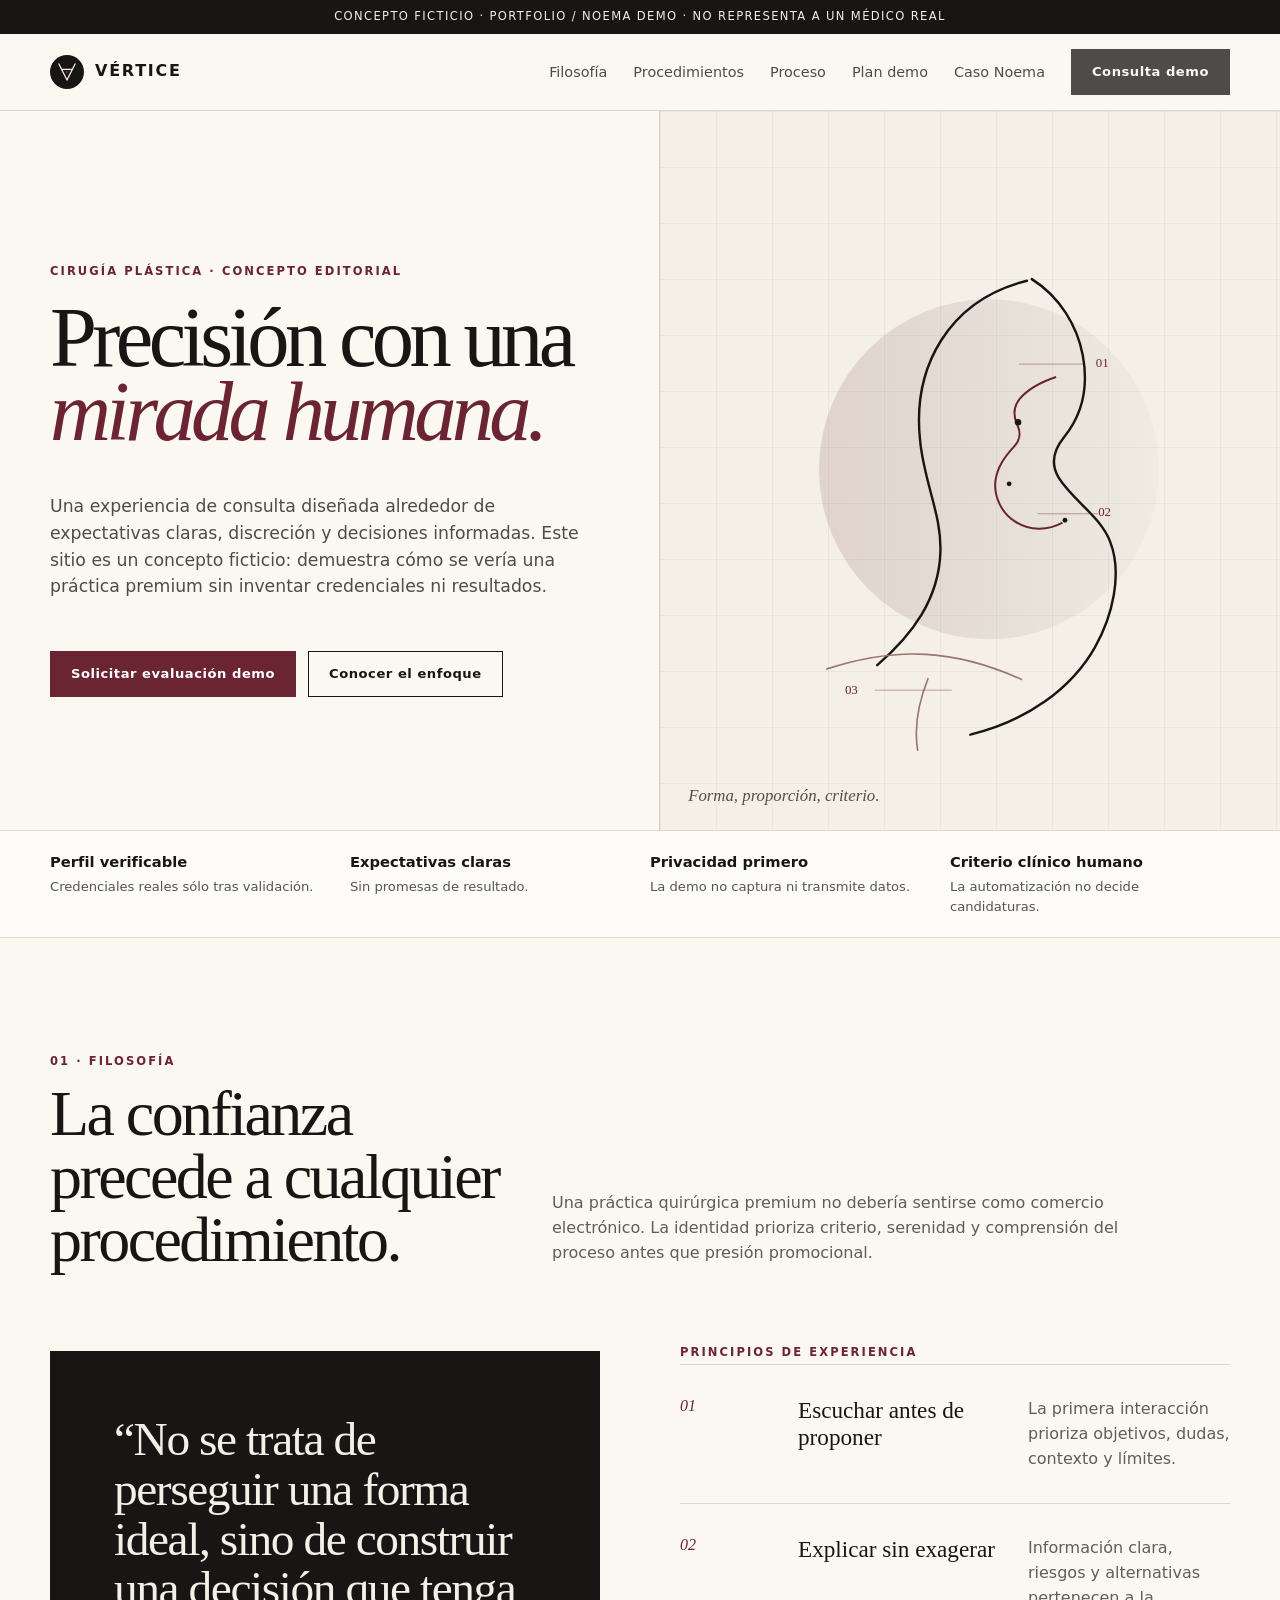
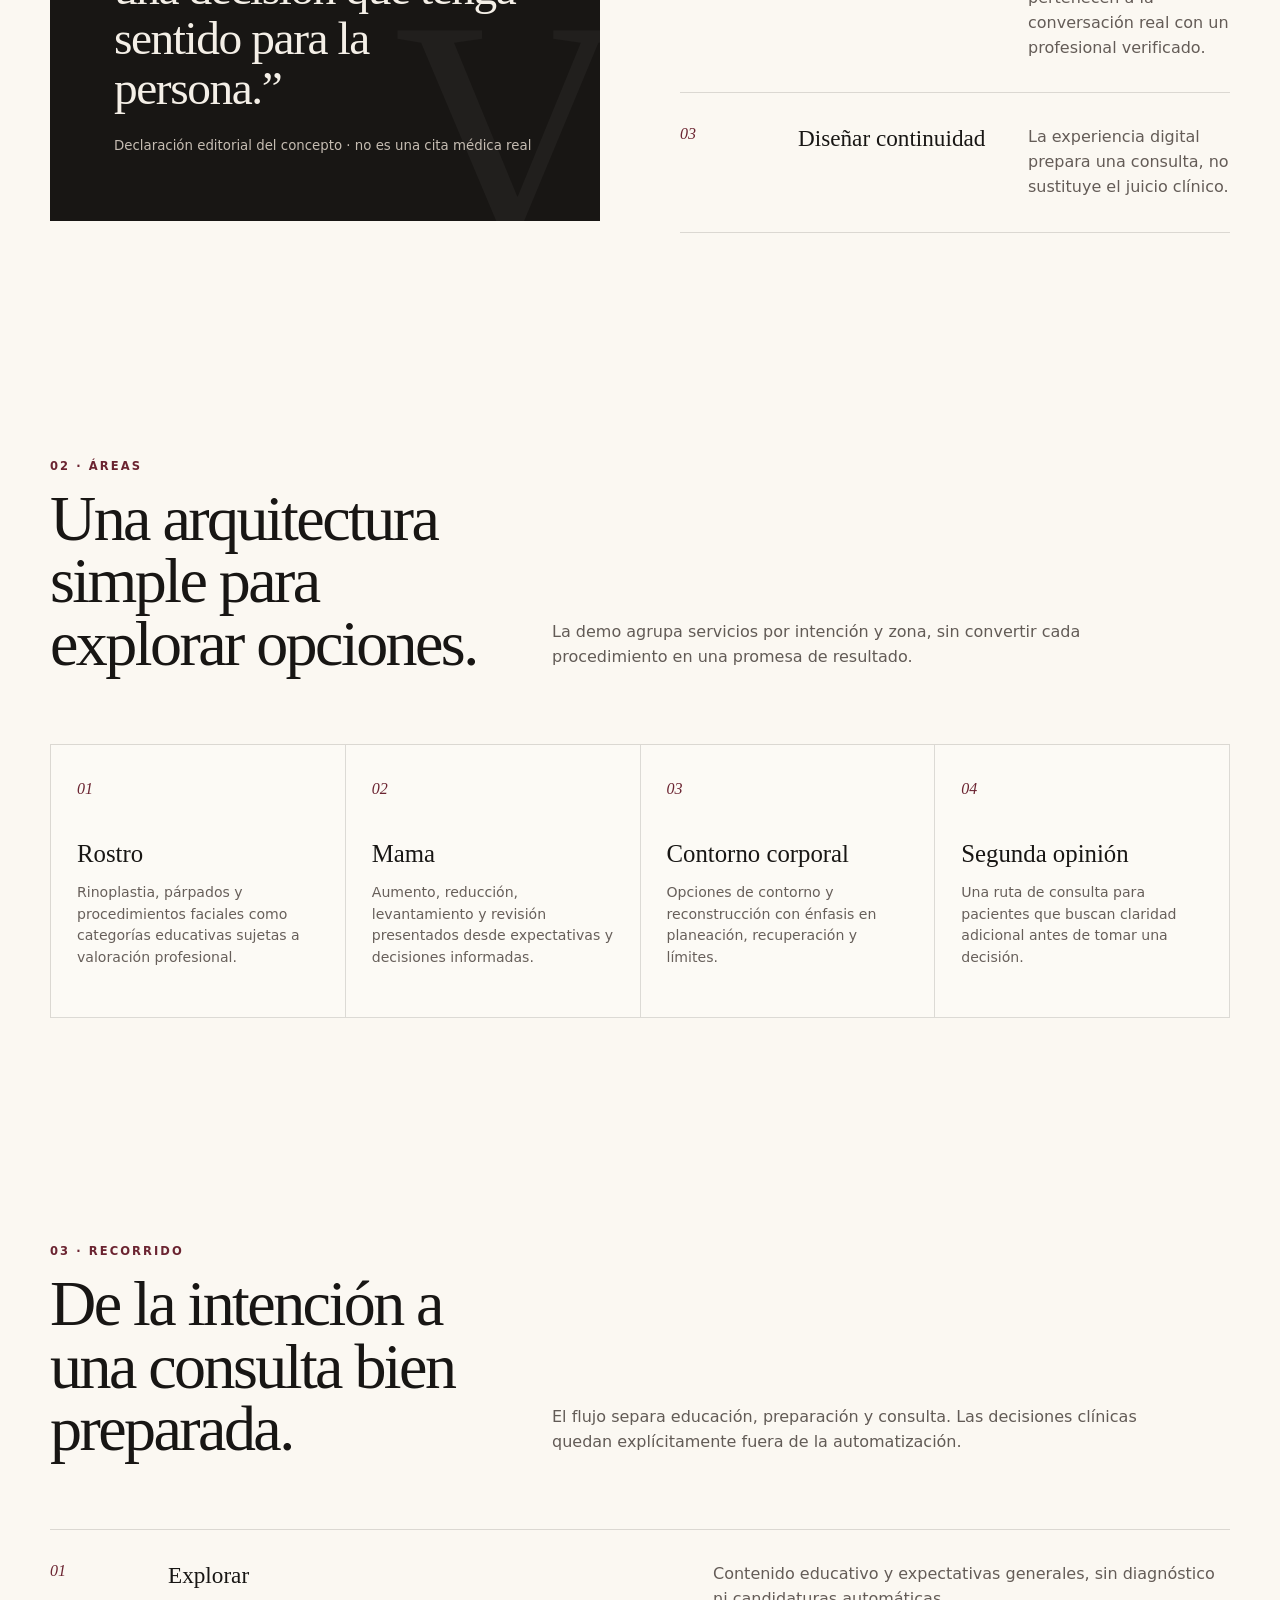
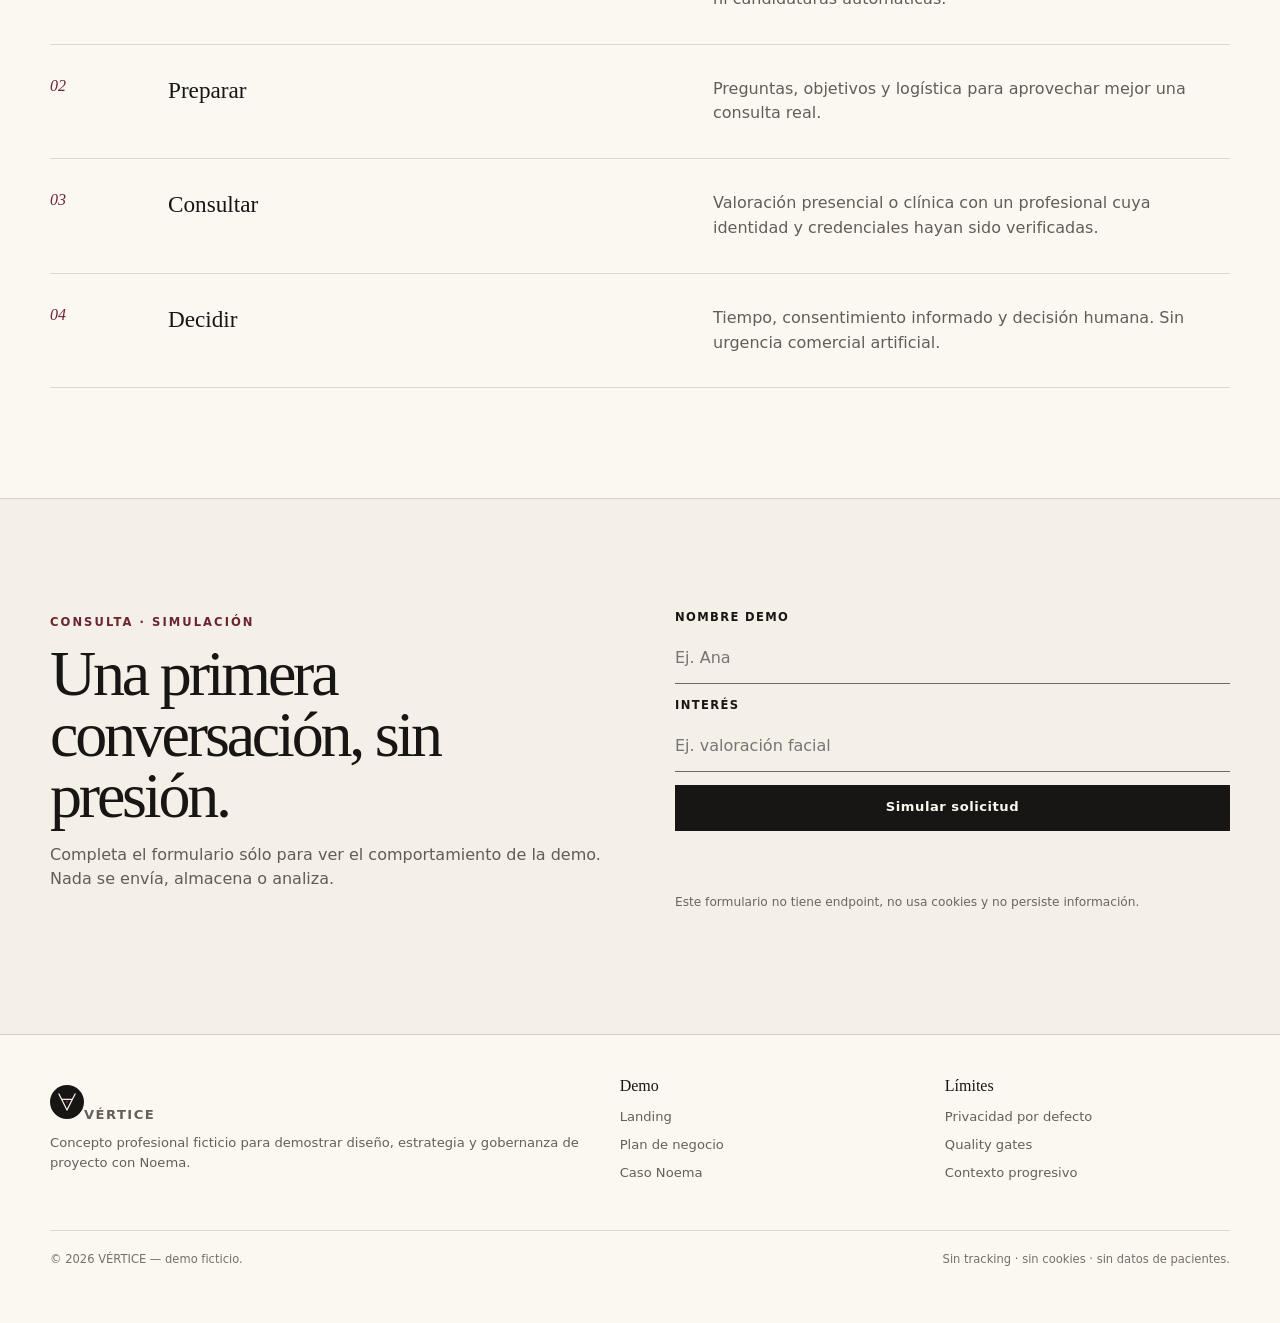
<file: index.html>
<!doctype html>
<html lang="es">
<head>
  <meta charset="utf-8">
  <meta name="viewport" content="width=device-width, initial-scale=1">
  <title>VÉRTICE — Demo Noema</title>
  <meta http-equiv="refresh" content="0; url=./site/index.html">
  <link rel="canonical" href="./site/index.html">
  <script>location.replace('./site/index.html');</script>
</head>
<body>
  <p>Abriendo la demo profesional… <a href="./site/index.html">Continuar</a></p>
</body>
</html>
</file>
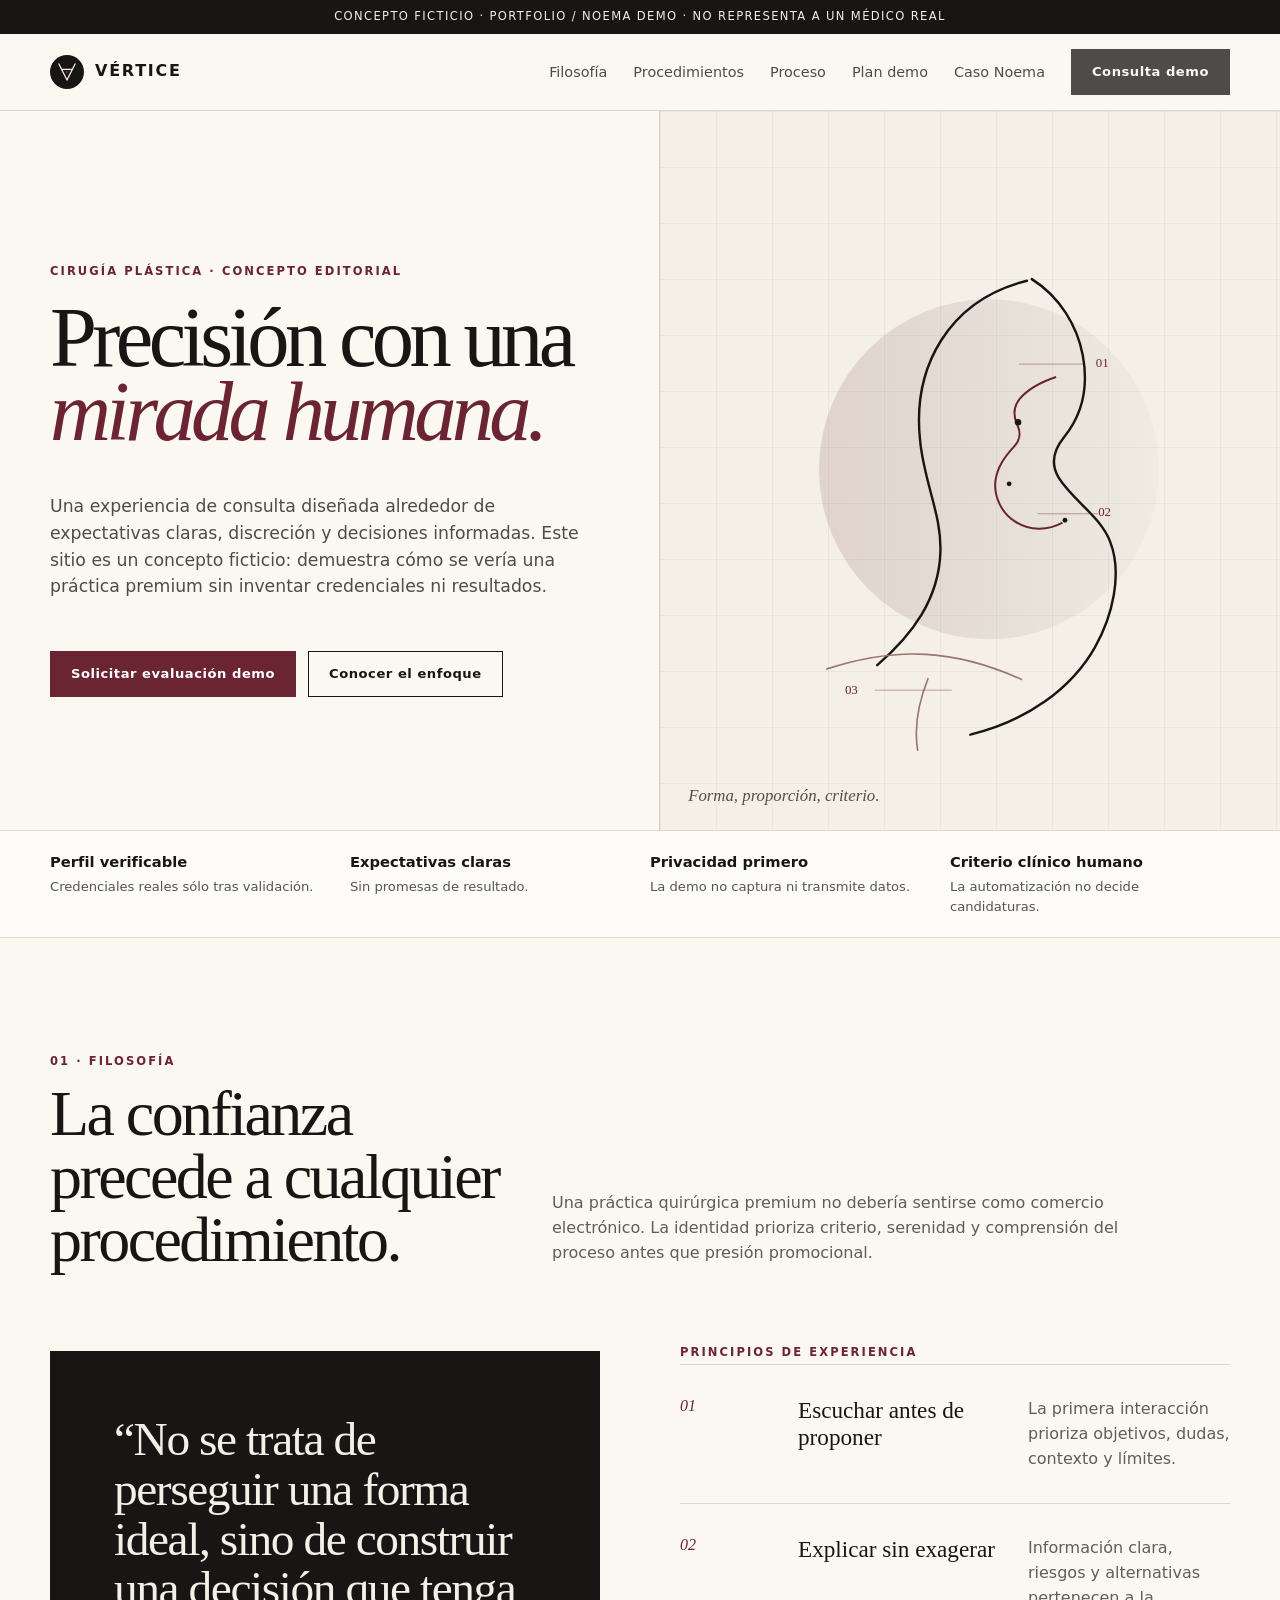
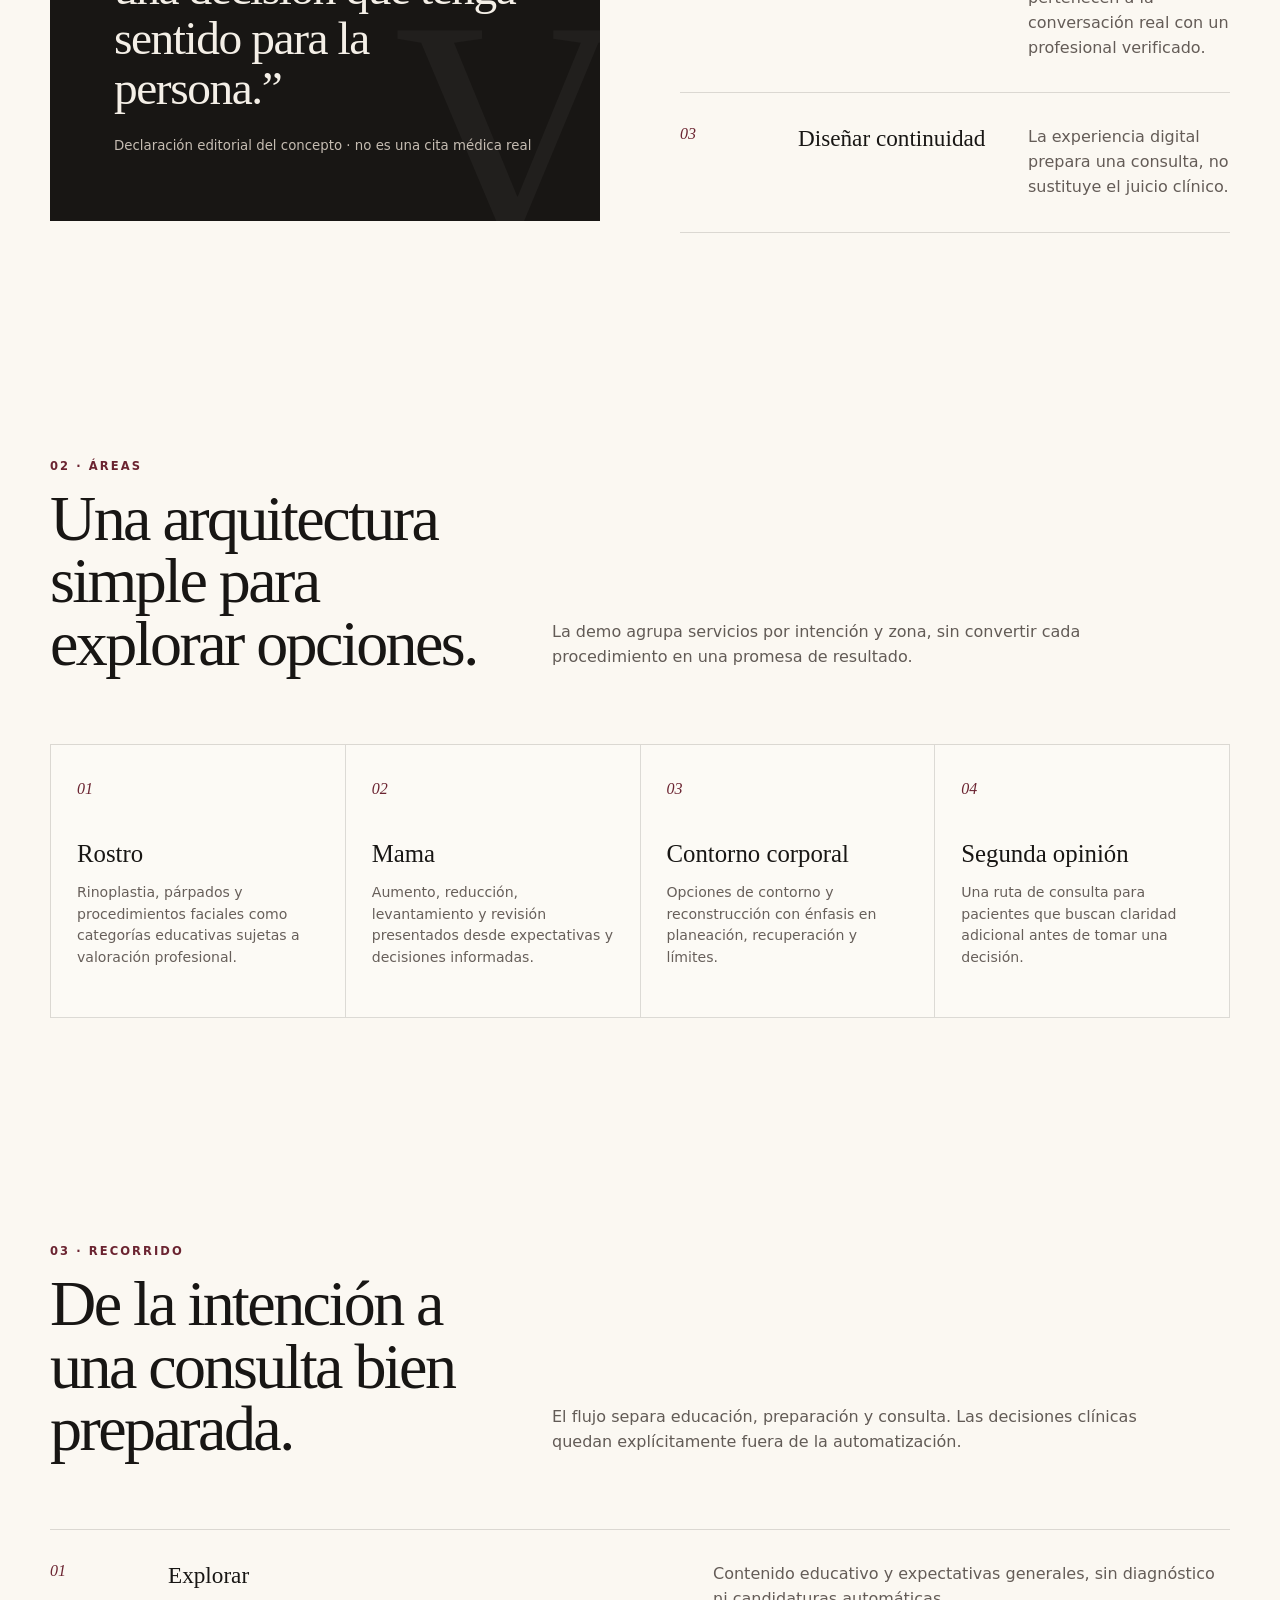
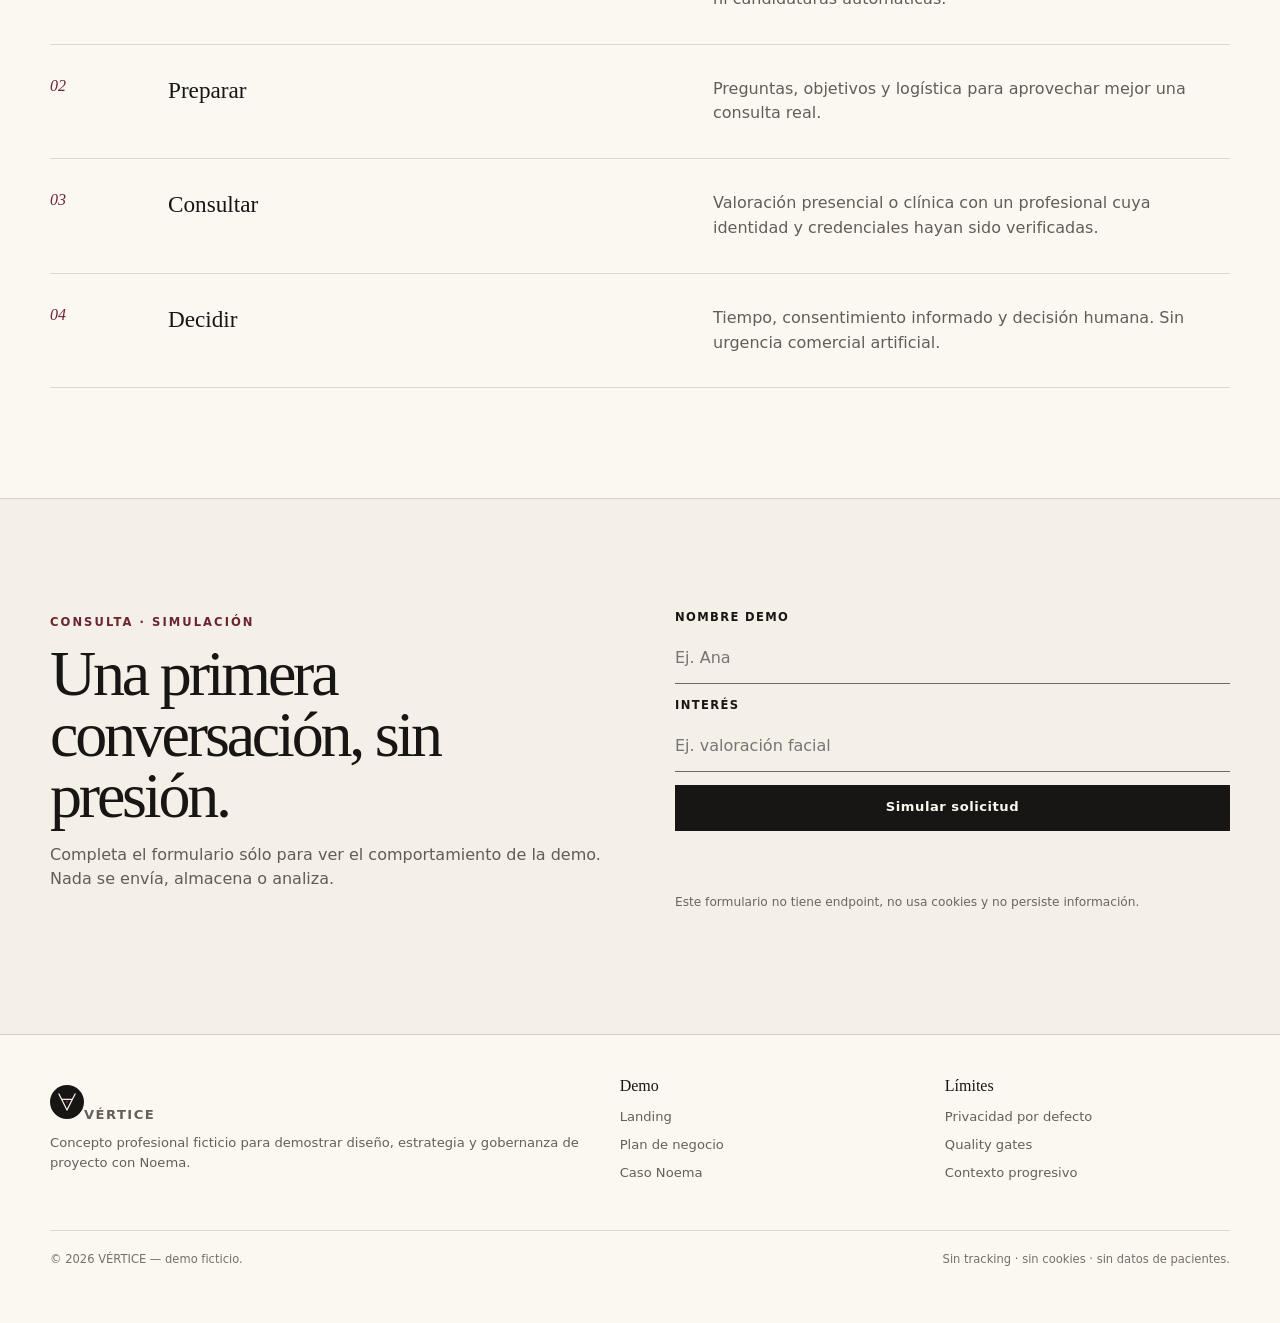
<file: site/index.html>
<!doctype html><html lang="es"><head><meta charset="utf-8"><meta name="viewport" content="width=device-width,initial-scale=1"><meta name="description" content="Vértice: demo ficticio de landing premium para cirugía plástica, creado como caso de estudio Noema."><meta name="theme-color" content="#181614"><title>VÉRTICE — Cirugía Plástica · Demo Noema</title><link rel="icon" href="assets/favicon.svg"><link rel="stylesheet" href="styles.css"></head><body><div class="demo-ribbon">Concepto ficticio · Portfolio / Noema demo · no representa a un médico real</div><nav class="nav"><div class="wrap nav-inner"><a class="brand" href="index.html"><img src="assets/mark.svg" alt=""><span>VÉRTICE</span></a><div class="nav-links" data-links><a href="index.html#filosofia">Filosofía</a><a href="index.html#procedimientos">Procedimientos</a><a href="index.html#proceso">Proceso</a><a href="business-plan.html">Plan demo</a><a href="noema.html">Caso Noema</a><a class="btn btn-dark" href="index.html#consulta">Consulta demo</a></div><button class="menu" data-menu aria-expanded="false" aria-label="Abrir menú">☰</button></div></nav><main><section class="hero"><div class="hero-copy"><span class="eyebrow">Cirugía plástica · concepto editorial</span><h1>Precisión con una <em>mirada humana.</em></h1><p>Una experiencia de consulta diseñada alrededor de expectativas claras, discreción y decisiones informadas. Este sitio es un concepto ficticio: demuestra cómo se vería una práctica premium sin inventar credenciales ni resultados.</p><div class="hero-actions"><a class="btn btn-ox" href="#consulta">Solicitar evaluación demo</a><a class="btn" href="#filosofia">Conocer el enfoque</a></div></div><div class="hero-art"><svg viewBox="0 0 720 720" aria-hidden="true"><defs><linearGradient id="fade" x1="0" x2="1"><stop stop-color="#6b2431" stop-opacity=".14"/><stop offset="1" stop-color="#181614" stop-opacity=".02"/></linearGradient></defs><circle cx="383" cy="332" r="210" fill="url(#fade)"/><path d="M430 99c-97 24-142 107-132 198 5 52 27 92 25 138-2 57-34 101-78 139m191-477c35 22 56 58 63 94 8 43-2 75-23 101-13 16-17 33-7 50 17 28 52 48 64 80 15 39 3 91-19 130-29 51-84 91-154 108" fill="none" stroke="#181614" stroke-width="3" stroke-linecap="round"/><path d="M466 218c-18 6-34 14-45 27-8 10-8 21-3 32 5 10 3 20-4 27-11 12-21 25-23 43-2 19 8 40 25 50 17 11 40 11 58 1" fill="none" stroke="#6b2431" stroke-width="2.5"/><path d="M182 579c89-29 160-24 242 13m-116-2c-12 30-18 60-13 90" fill="none" stroke="#9b746f" stroke-width="2"/><g fill="#181614"><circle cx="419" cy="274" r="4"/><circle cx="408" cy="350" r="3"/><circle cx="477" cy="395" r="3"/></g><g font-family="Georgia,serif" font-size="16" fill="#6b2431"><text x="515" y="205">01</text><text x="518" y="390">02</text><text x="205" y="610">03</text></g><path d="M500 202h-80m98 185h-75M242 605h95" stroke="#6b2431" stroke-width="1" opacity=".5"/></svg><span class="art-label">Forma, proporción, criterio.</span></div></section><div class="trust-strip"><div class="wrap trust-grid"><div class="trust-item"><strong>Perfil verificable</strong>Credenciales reales sólo tras validación.</div><div class="trust-item"><strong>Expectativas claras</strong>Sin promesas de resultado.</div><div class="trust-item"><strong>Privacidad primero</strong>La demo no captura ni transmite datos.</div><div class="trust-item"><strong>Criterio clínico humano</strong>La automatización no decide candidaturas.</div></div></div>
<section class="section" id="filosofia"><div class="wrap"><div class="section-head"><div><span class="eyebrow">01 · Filosofía</span><h2>La confianza precede a cualquier procedimiento.</h2></div><p class="section-lede">Una práctica quirúrgica premium no debería sentirse como comercio electrónico. La identidad prioriza criterio, serenidad y comprensión del proceso antes que presión promocional.</p></div><div class="split"><div class="quote-panel reveal"><blockquote>“No se trata de perseguir una forma ideal, sino de construir una decisión que tenga sentido para la persona.”</blockquote><small>Declaración editorial del concepto · no es una cita médica real</small></div><div><span class="eyebrow">Principios de experiencia</span><div class="steps"><div class="step"><h3>Escuchar antes de proponer</h3><p>La primera interacción prioriza objetivos, dudas, contexto y límites.</p></div><div class="step"><h3>Explicar sin exagerar</h3><p>Información clara, riesgos y alternativas pertenecen a la conversación real con un profesional verificado.</p></div><div class="step"><h3>Diseñar continuidad</h3><p>La experiencia digital prepara una consulta, no sustituye el juicio clínico.</p></div></div></div></div></div></section>
<section class="section" id="procedimientos"><div class="wrap"><div class="section-head"><div><span class="eyebrow">02 · Áreas</span><h2>Una arquitectura simple para explorar opciones.</h2></div><p class="section-lede">La demo agrupa servicios por intención y zona, sin convertir cada procedimiento en una promesa de resultado.</p></div><div class="cards"><article class="card reveal"><span class="num">01</span><h3>Rostro</h3><p>Rinoplastia, párpados y procedimientos faciales como categorías educativas sujetas a valoración profesional.</p></article><article class="card reveal"><span class="num">02</span><h3>Mama</h3><p>Aumento, reducción, levantamiento y revisión presentados desde expectativas y decisiones informadas.</p></article><article class="card reveal"><span class="num">03</span><h3>Contorno corporal</h3><p>Opciones de contorno y reconstrucción con énfasis en planeación, recuperación y límites.</p></article><article class="card reveal"><span class="num">04</span><h3>Segunda opinión</h3><p>Una ruta de consulta para pacientes que buscan claridad adicional antes de tomar una decisión.</p></article></div></div></section>
<section class="section" id="proceso"><div class="wrap"><div class="section-head"><div><span class="eyebrow">03 · Recorrido</span><h2>De la intención a una consulta bien preparada.</h2></div><p class="section-lede">El flujo separa educación, preparación y consulta. Las decisiones clínicas quedan explícitamente fuera de la automatización.</p></div><div class="steps"><div class="step"><h3>Explorar</h3><p>Contenido educativo y expectativas generales, sin diagnóstico ni candidaturas automáticas.</p></div><div class="step"><h3>Preparar</h3><p>Preguntas, objetivos y logística para aprovechar mejor una consulta real.</p></div><div class="step"><h3>Consultar</h3><p>Valoración presencial o clínica con un profesional cuya identidad y credenciales hayan sido verificadas.</p></div><div class="step"><h3>Decidir</h3><p>Tiempo, consentimiento informado y decisión humana. Sin urgencia comercial artificial.</p></div></div></div></section>
<section class="cta" id="consulta"><div class="wrap cta-box"><div><span class="eyebrow">Consulta · simulación</span><h2>Una primera conversación, sin presión.</h2><p class="section-lede">Completa el formulario sólo para ver el comportamiento de la demo. Nada se envía, almacena o analiza.</p></div><form class="demo-form" data-demo-form><div class="field"><label for="name">Nombre demo</label><input id="name" name="name" autocomplete="off" placeholder="Ej. Ana"></div><div class="field"><label for="interest">Interés</label><input id="interest" name="interest" autocomplete="off" placeholder="Ej. valoración facial"></div><button class="btn btn-dark" type="submit">Simular solicitud</button><div class="form-status" aria-live="polite" data-form-status></div><p class="form-note">Este formulario no tiene endpoint, no usa cookies y no persiste información.</p></form></div></section></main><footer class="footer"><div class="wrap"><div class="footer-grid"><div><a class="brand" href="index.html"><img src="assets/mark.svg" alt=""><span>VÉRTICE</span></a><p>Concepto profesional ficticio para demostrar diseño, estrategia y gobernanza de proyecto con Noema.</p></div><div><h4>Demo</h4><a href="index.html">Landing</a><a href="business-plan.html">Plan de negocio</a><a href="noema.html">Caso Noema</a></div><div><h4>Límites</h4><a href="noema.html#seguridad">Privacidad por defecto</a><a href="noema.html#quality">Quality gates</a><a href="noema.html#context">Contexto progresivo</a></div></div><div class="footer-bottom"><span>© 2026 VÉRTICE — demo ficticio.</span><span>Sin tracking · sin cookies · sin datos de pacientes.</span></div></div></footer><script src="app.js" defer></script></body></html>
</file>
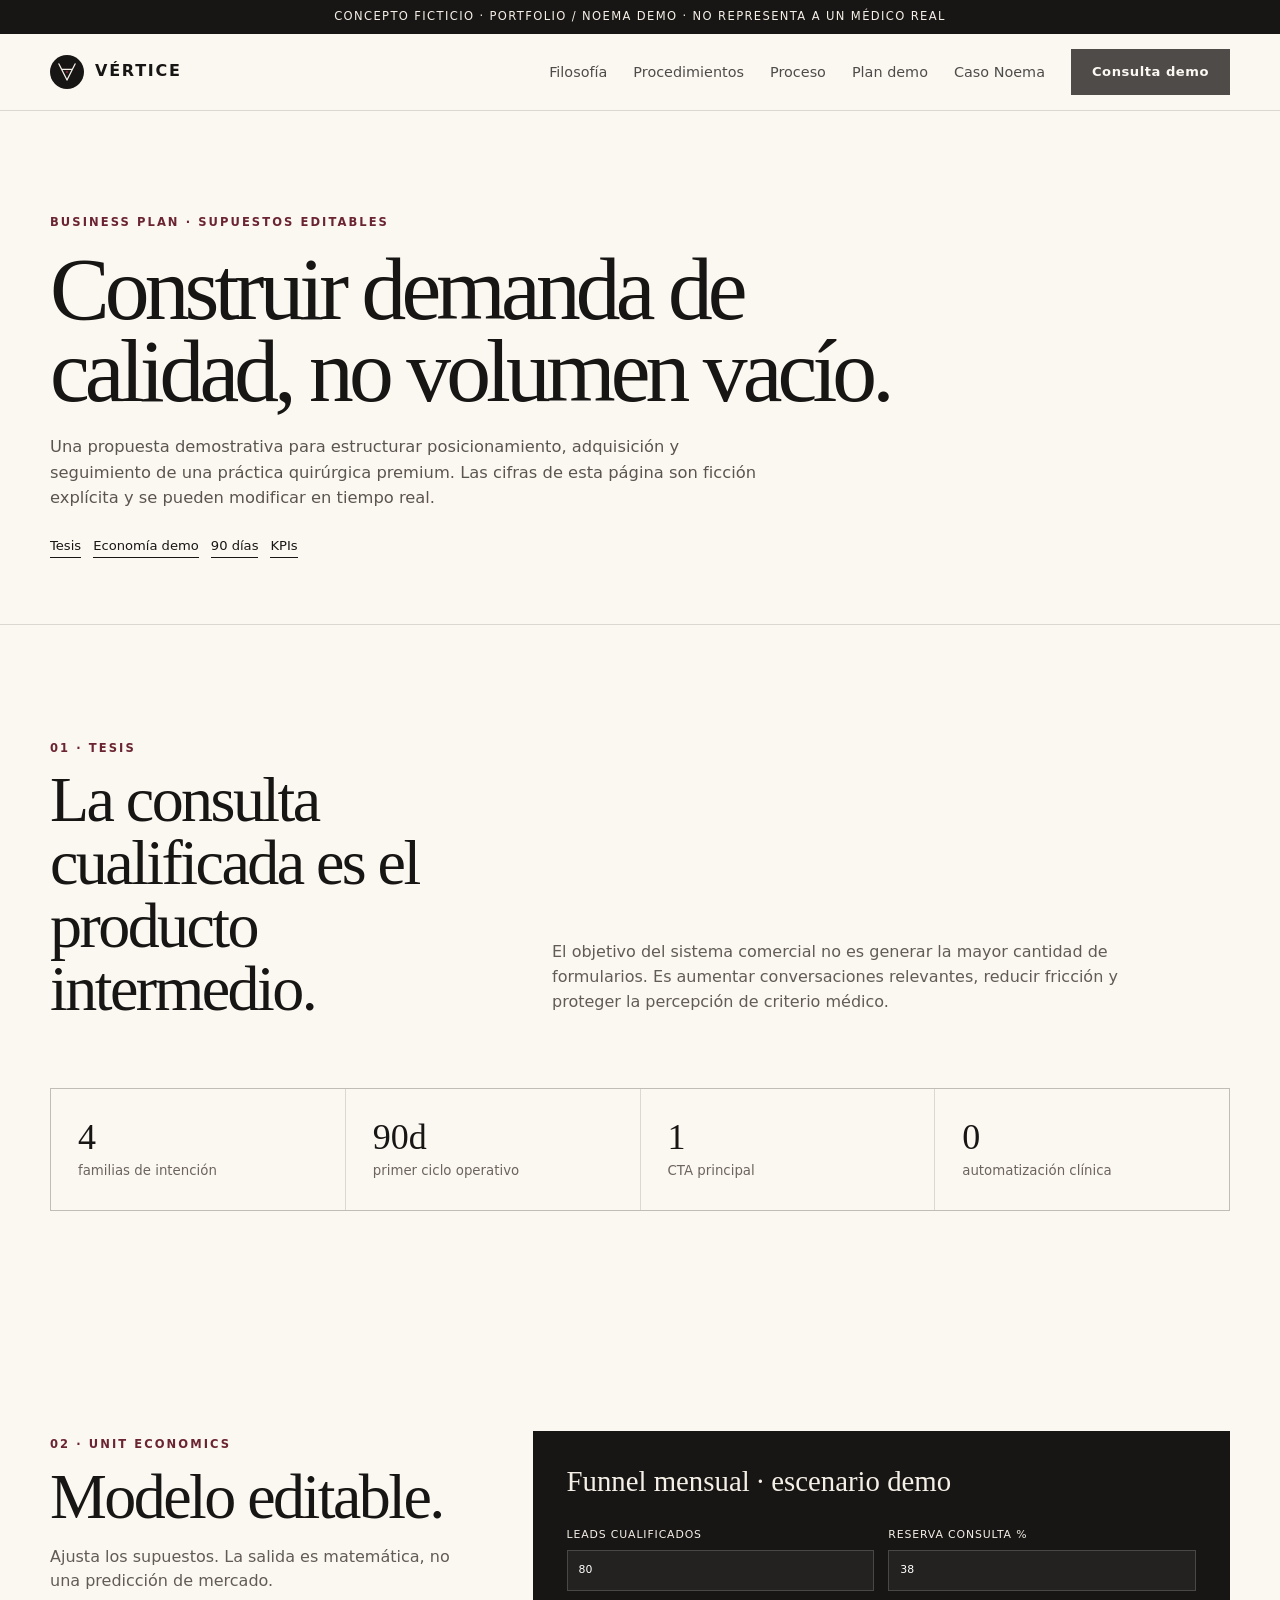
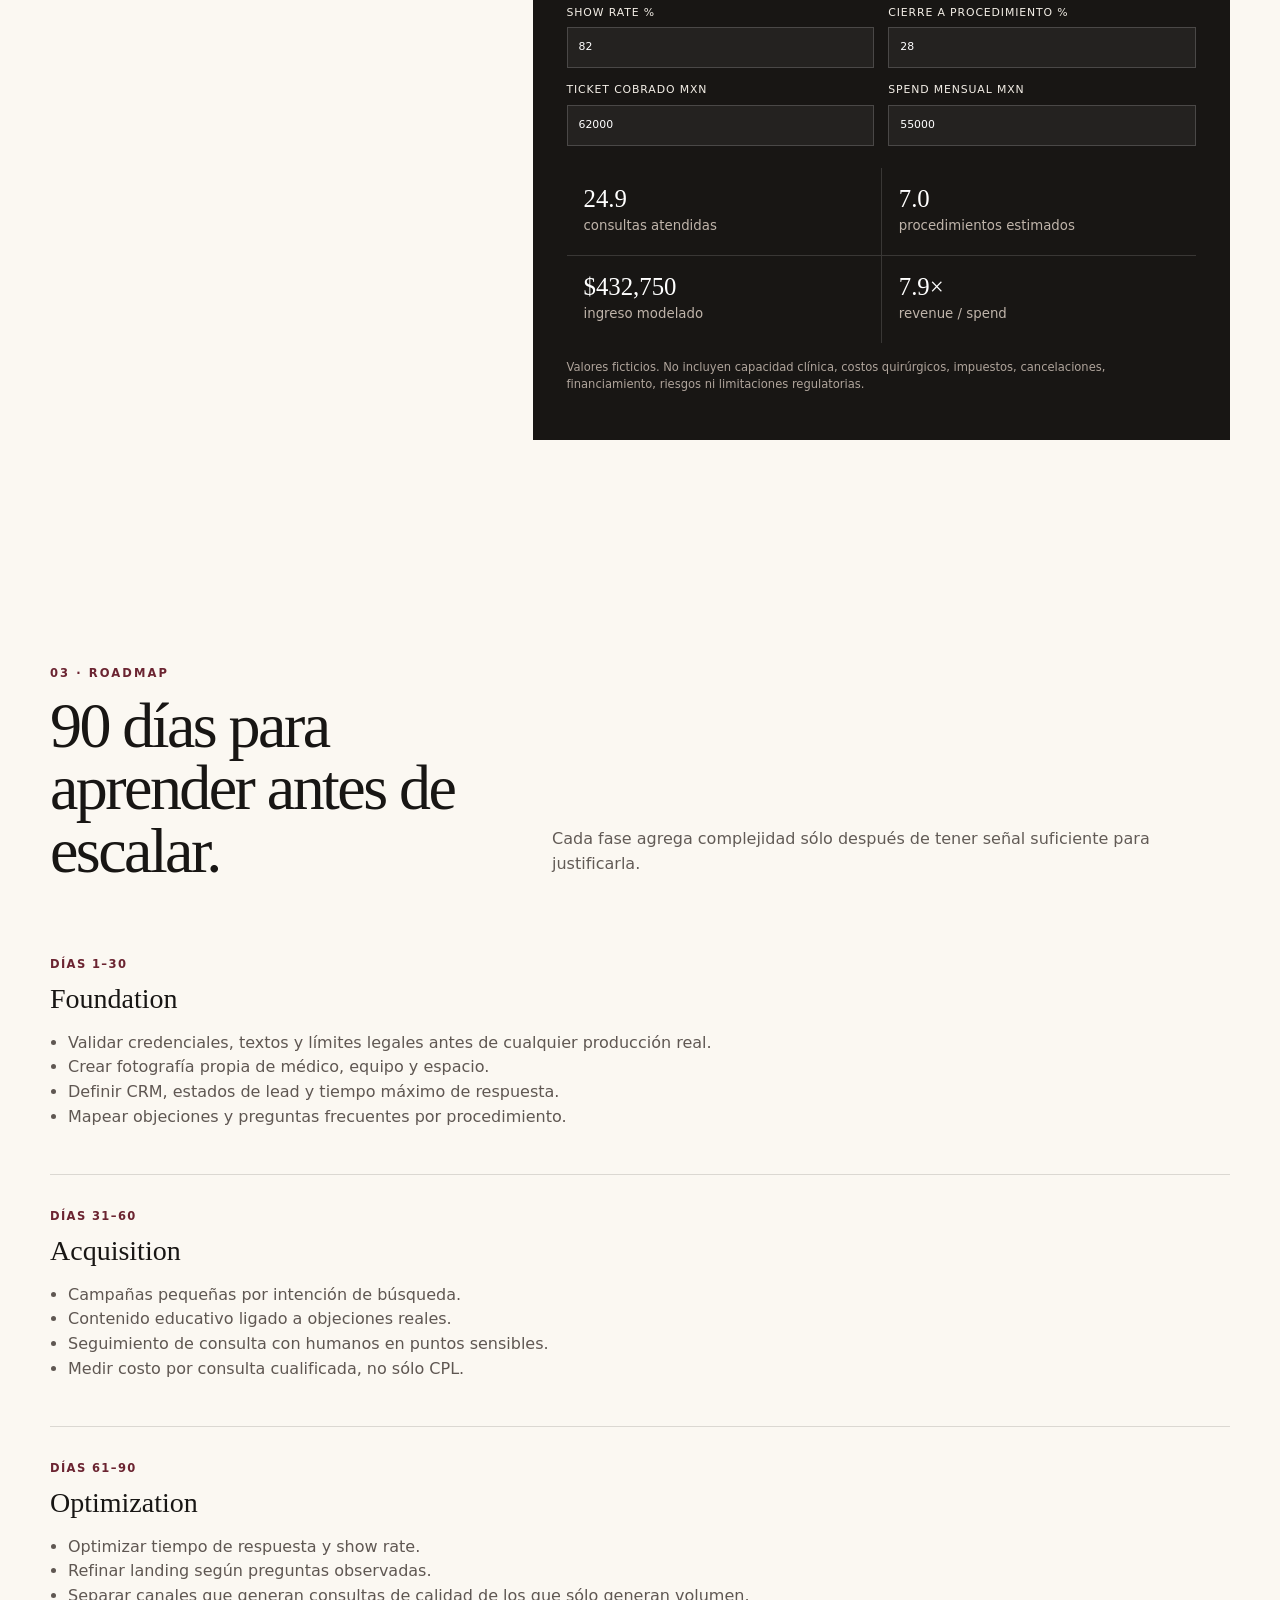
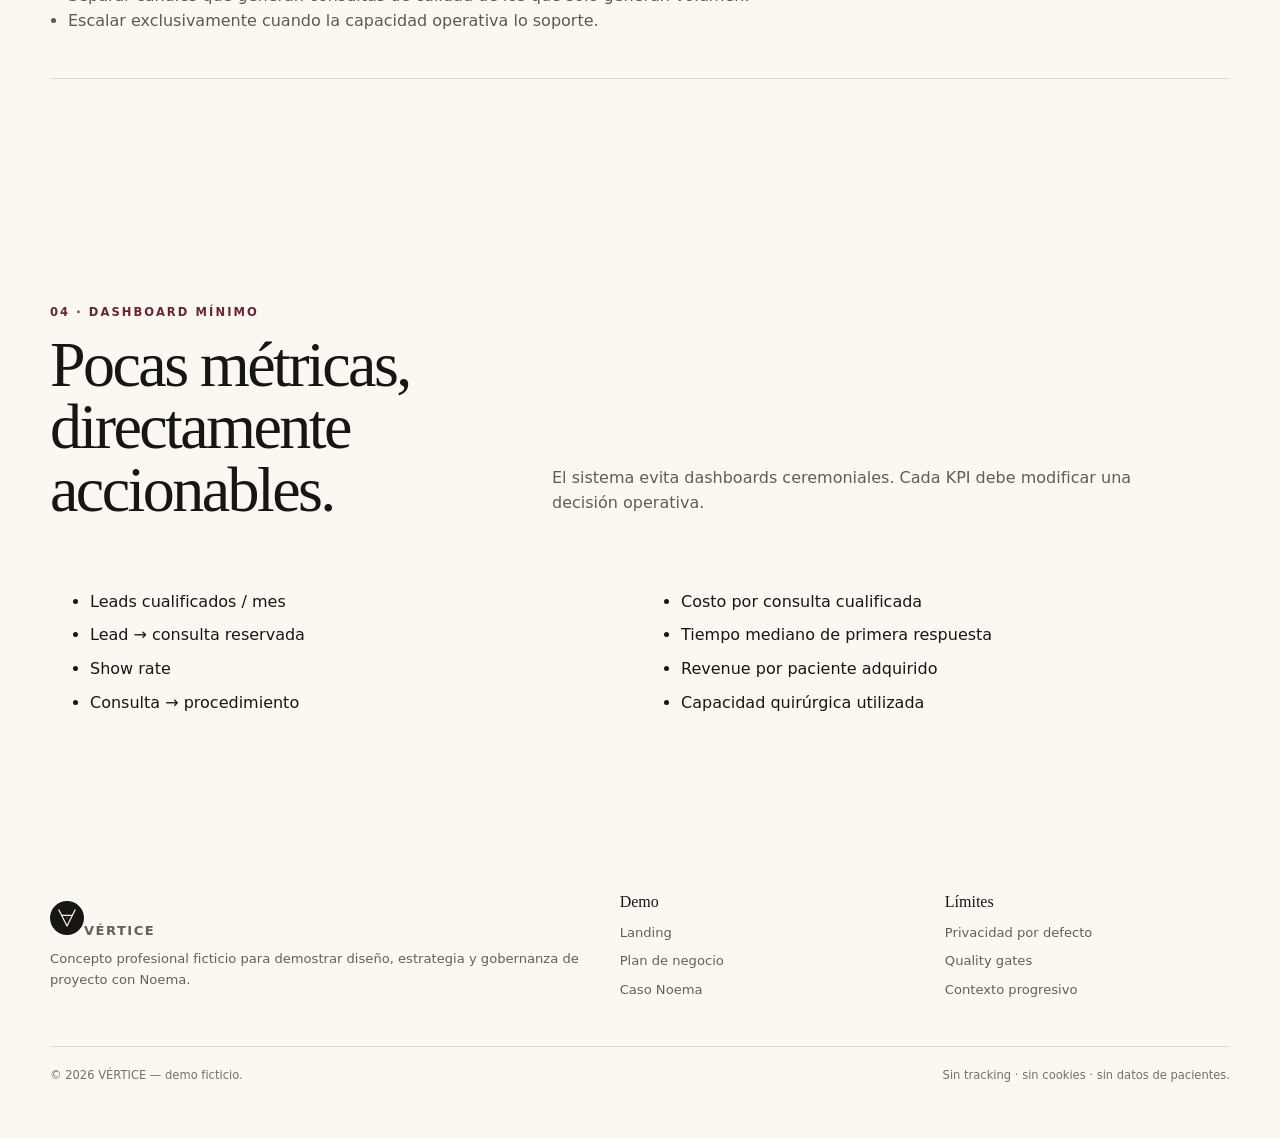
<file: site/business-plan.html>
<!doctype html><html lang="es"><head><meta charset="utf-8"><meta name="viewport" content="width=device-width,initial-scale=1"><meta name="description" content="Plan de negocio demo y modelo editable para una práctica ficticia de cirugía plástica."><title>Plan demo — VÉRTICE</title><link rel="icon" href="assets/favicon.svg"><link rel="stylesheet" href="styles.css"></head><body><div class="demo-ribbon">Concepto ficticio · Portfolio / Noema demo · no representa a un médico real</div><nav class="nav"><div class="wrap nav-inner"><a class="brand" href="index.html"><img src="assets/mark.svg" alt=""><span>VÉRTICE</span></a><div class="nav-links" data-links><a href="index.html#filosofia">Filosofía</a><a href="index.html#procedimientos">Procedimientos</a><a href="index.html#proceso">Proceso</a><a href="business-plan.html">Plan demo</a><a href="noema.html">Caso Noema</a><a class="btn btn-dark" href="index.html#consulta">Consulta demo</a></div><button class="menu" data-menu aria-expanded="false" aria-label="Abrir menú">☰</button></div></nav><main><header class="page-hero"><div class="wrap"><span class="eyebrow">Business plan · supuestos editables</span><h1>Construir demanda de calidad, no volumen vacío.</h1><p>Una propuesta demostrativa para estructurar posicionamiento, adquisición y seguimiento de una práctica quirúrgica premium. Las cifras de esta página son ficción explícita y se pueden modificar en tiempo real.</p><div class="mini-nav"><a href="#tesis">Tesis</a><a href="#economia">Economía demo</a><a href="#90dias">90 días</a><a href="#kpis">KPIs</a></div></div></header><section class="section" id="tesis"><div class="wrap"><div class="section-head"><div><span class="eyebrow">01 · Tesis</span><h2>La consulta cualificada es el producto intermedio.</h2></div><p class="section-lede">El objetivo del sistema comercial no es generar la mayor cantidad de formularios. Es aumentar conversaciones relevantes, reducir fricción y proteger la percepción de criterio médico.</p></div><div class="metric-grid"><div class="metric"><span>4</span><small>familias de intención</small></div><div class="metric"><span>90d</span><small>primer ciclo operativo</small></div><div class="metric"><span>1</span><small>CTA principal</small></div><div class="metric"><span>0</span><small>automatización clínica</small></div></div></div></section>
<section class="section" id="economia"><div class="wrap plan-grid"><div class="sticky"><span class="eyebrow">02 · Unit economics</span><h2>Modelo editable.</h2><p class="section-lede">Ajusta los supuestos. La salida es matemática, no una predicción de mercado.</p></div><div class="calculator" data-calc><h3>Funnel mensual · escenario demo</h3><div class="calc-fields"><label>Leads cualificados<input type="number" name="leads" value="80" min="0"></label><label>Reserva consulta %<input type="number" name="book" value="38" min="0" max="100"></label><label>Show rate %<input type="number" name="show" value="82" min="0" max="100"></label><label>Cierre a procedimiento %<input type="number" name="close" value="28" min="0" max="100"></label><label>Ticket cobrado MXN<input type="number" name="ticket" value="62000" min="0"></label><label>Spend mensual MXN<input type="number" name="spend" value="55000" min="0"></label></div><div class="calc-output"><div><strong data-out="consults">—</strong><small>consultas atendidas</small></div><div><strong data-out="procedures">—</strong><small>procedimientos estimados</small></div><div><strong data-out="revenue">—</strong><small>ingreso modelado</small></div><div><strong data-out="roas">—</strong><small>revenue / spend</small></div></div><p class="assumption">Valores ficticios. No incluyen capacidad clínica, costos quirúrgicos, impuestos, cancelaciones, financiamiento, riesgos ni limitaciones regulatorias.</p></div></div></section>
<section class="section" id="90dias"><div class="wrap"><div class="section-head"><div><span class="eyebrow">03 · Roadmap</span><h2>90 días para aprender antes de escalar.</h2></div><p class="section-lede">Cada fase agrega complejidad sólo después de tener señal suficiente para justificarla.</p></div><div class="roadmap"><article class="road"><span class="phase">Días 1–30</span><h3>Foundation</h3><ul><li>Validar credenciales, textos y límites legales antes de cualquier producción real.</li><li>Crear fotografía propia de médico, equipo y espacio.</li><li>Definir CRM, estados de lead y tiempo máximo de respuesta.</li><li>Mapear objeciones y preguntas frecuentes por procedimiento.</li></ul></article><article class="road"><span class="phase">Días 31–60</span><h3>Acquisition</h3><ul><li>Campañas pequeñas por intención de búsqueda.</li><li>Contenido educativo ligado a objeciones reales.</li><li>Seguimiento de consulta con humanos en puntos sensibles.</li><li>Medir costo por consulta cualificada, no sólo CPL.</li></ul></article><article class="road"><span class="phase">Días 61–90</span><h3>Optimization</h3><ul><li>Optimizar tiempo de respuesta y show rate.</li><li>Refinar landing según preguntas observadas.</li><li>Separar canales que generan consultas de calidad de los que sólo generan volumen.</li><li>Escalar exclusivamente cuando la capacidad operativa lo soporte.</li></ul></article></div></div></section>
<section class="section" id="kpis"><div class="wrap"><div class="section-head"><div><span class="eyebrow">04 · Dashboard mínimo</span><h2>Pocas métricas, directamente accionables.</h2></div><p class="section-lede">El sistema evita dashboards ceremoniales. Cada KPI debe modificar una decisión operativa.</p></div><ul class="two-col"><li>Leads cualificados / mes</li><li>Lead → consulta reservada</li><li>Show rate</li><li>Consulta → procedimiento</li><li>Costo por consulta cualificada</li><li>Tiempo mediano de primera respuesta</li><li>Revenue por paciente adquirido</li><li>Capacidad quirúrgica utilizada</li></ul></div></section></main><footer class="footer"><div class="wrap"><div class="footer-grid"><div><a class="brand" href="index.html"><img src="assets/mark.svg" alt=""><span>VÉRTICE</span></a><p>Concepto profesional ficticio para demostrar diseño, estrategia y gobernanza de proyecto con Noema.</p></div><div><h4>Demo</h4><a href="index.html">Landing</a><a href="business-plan.html">Plan de negocio</a><a href="noema.html">Caso Noema</a></div><div><h4>Límites</h4><a href="noema.html#seguridad">Privacidad por defecto</a><a href="noema.html#quality">Quality gates</a><a href="noema.html#context">Contexto progresivo</a></div></div><div class="footer-bottom"><span>© 2026 VÉRTICE — demo ficticio.</span><span>Sin tracking · sin cookies · sin datos de pacientes.</span></div></div></footer><script src="app.js" defer></script></body></html>
</file>
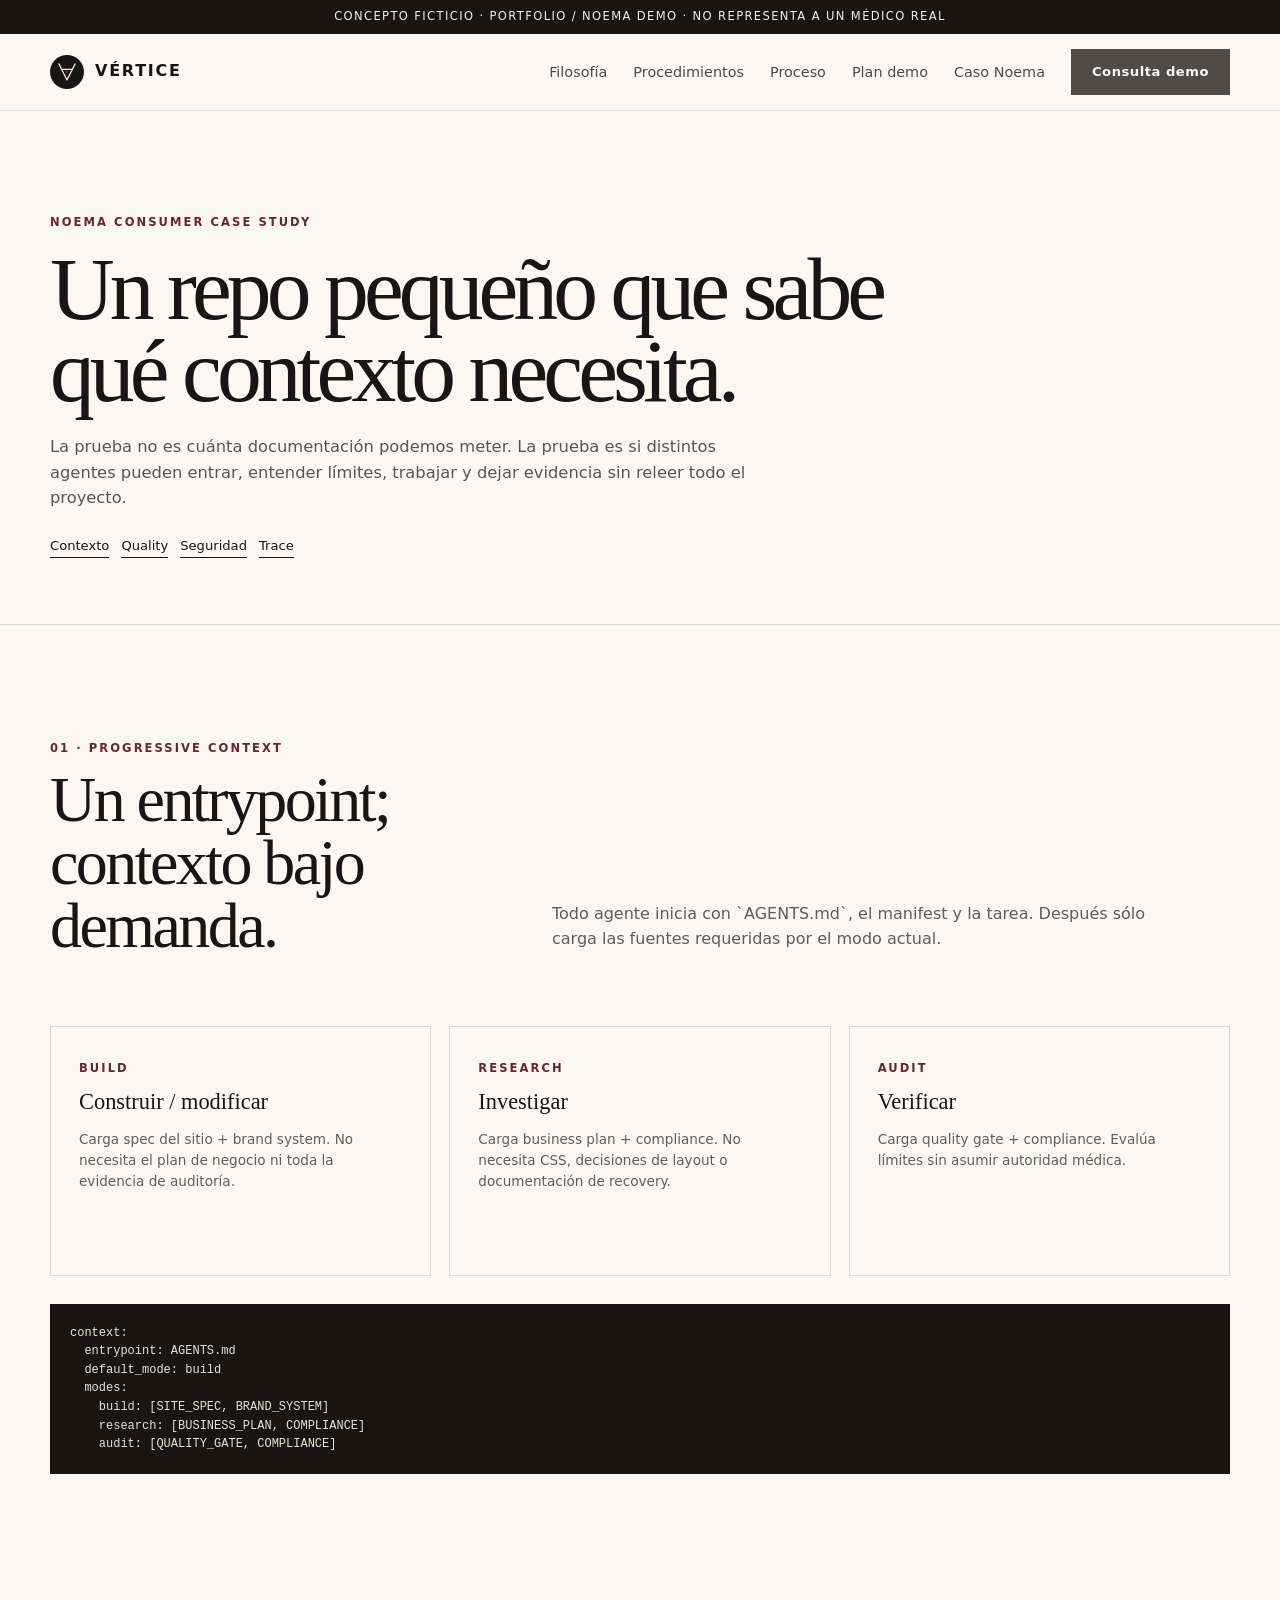
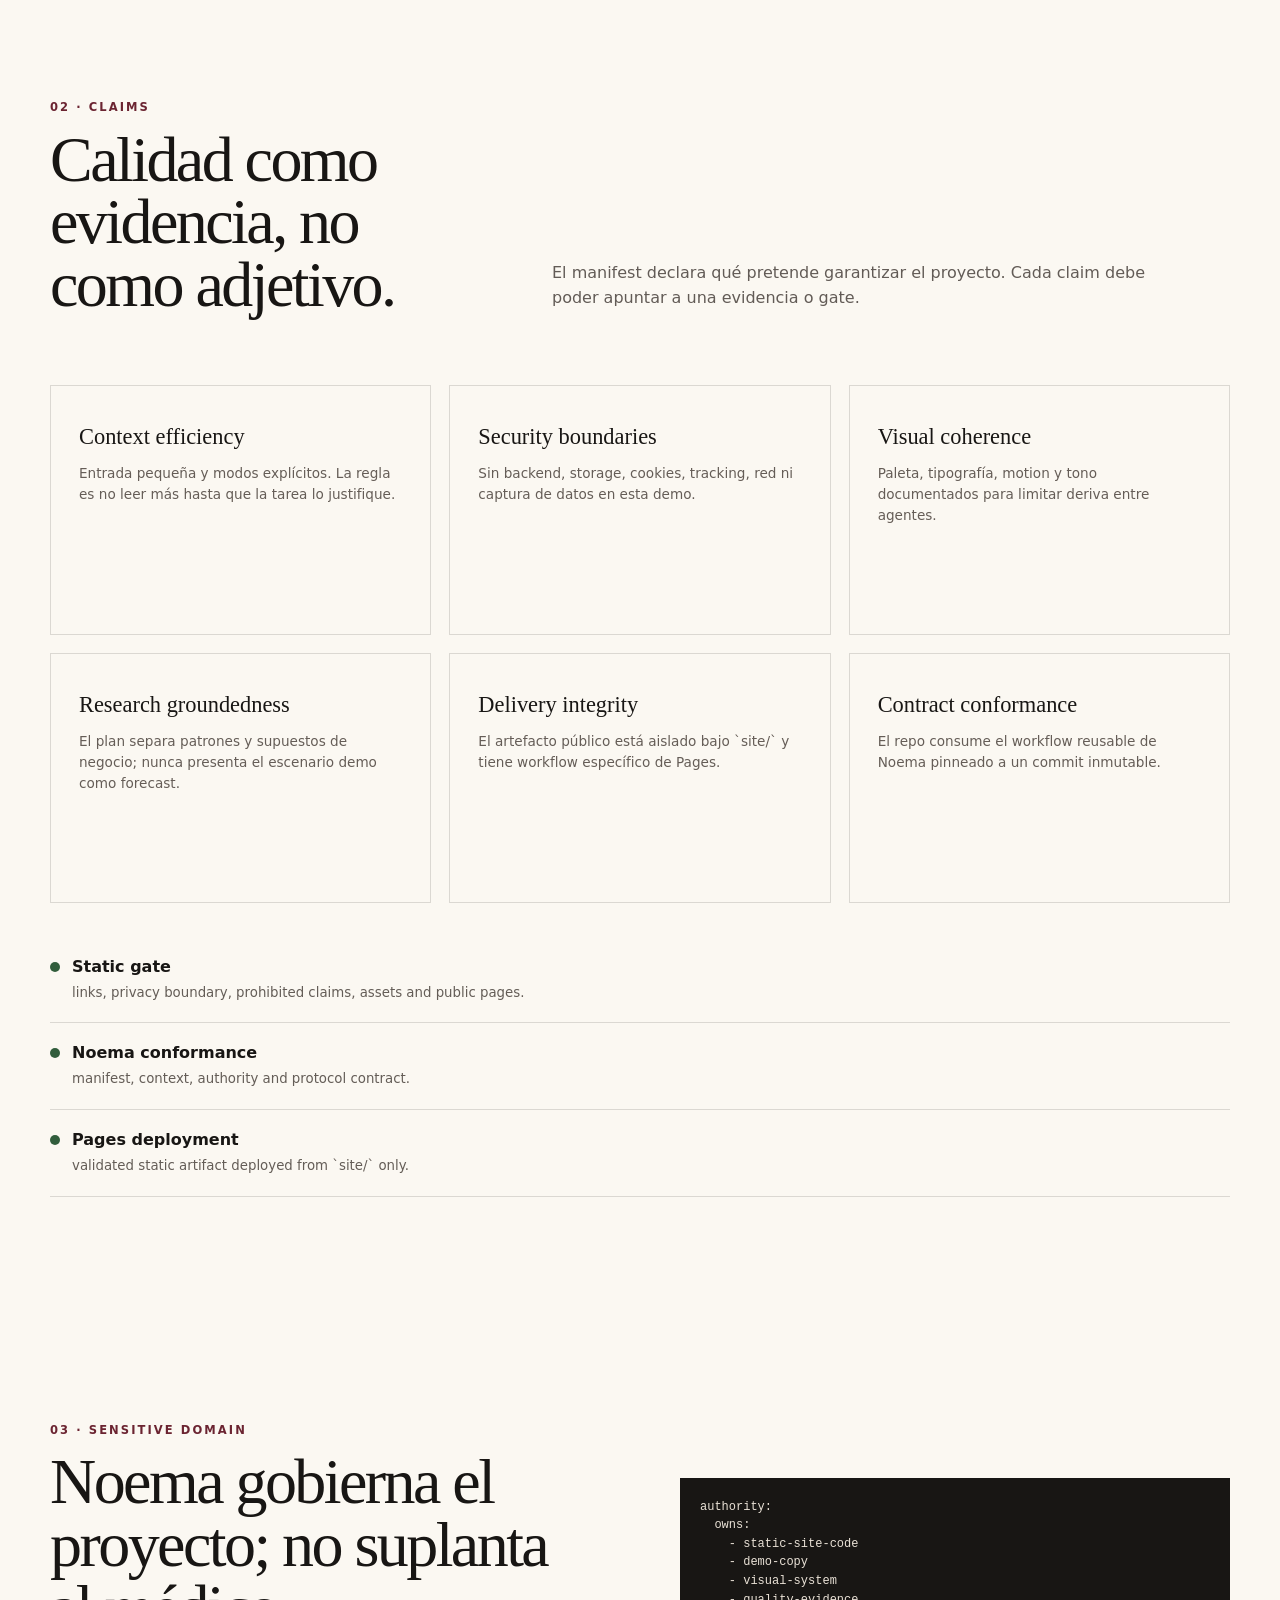
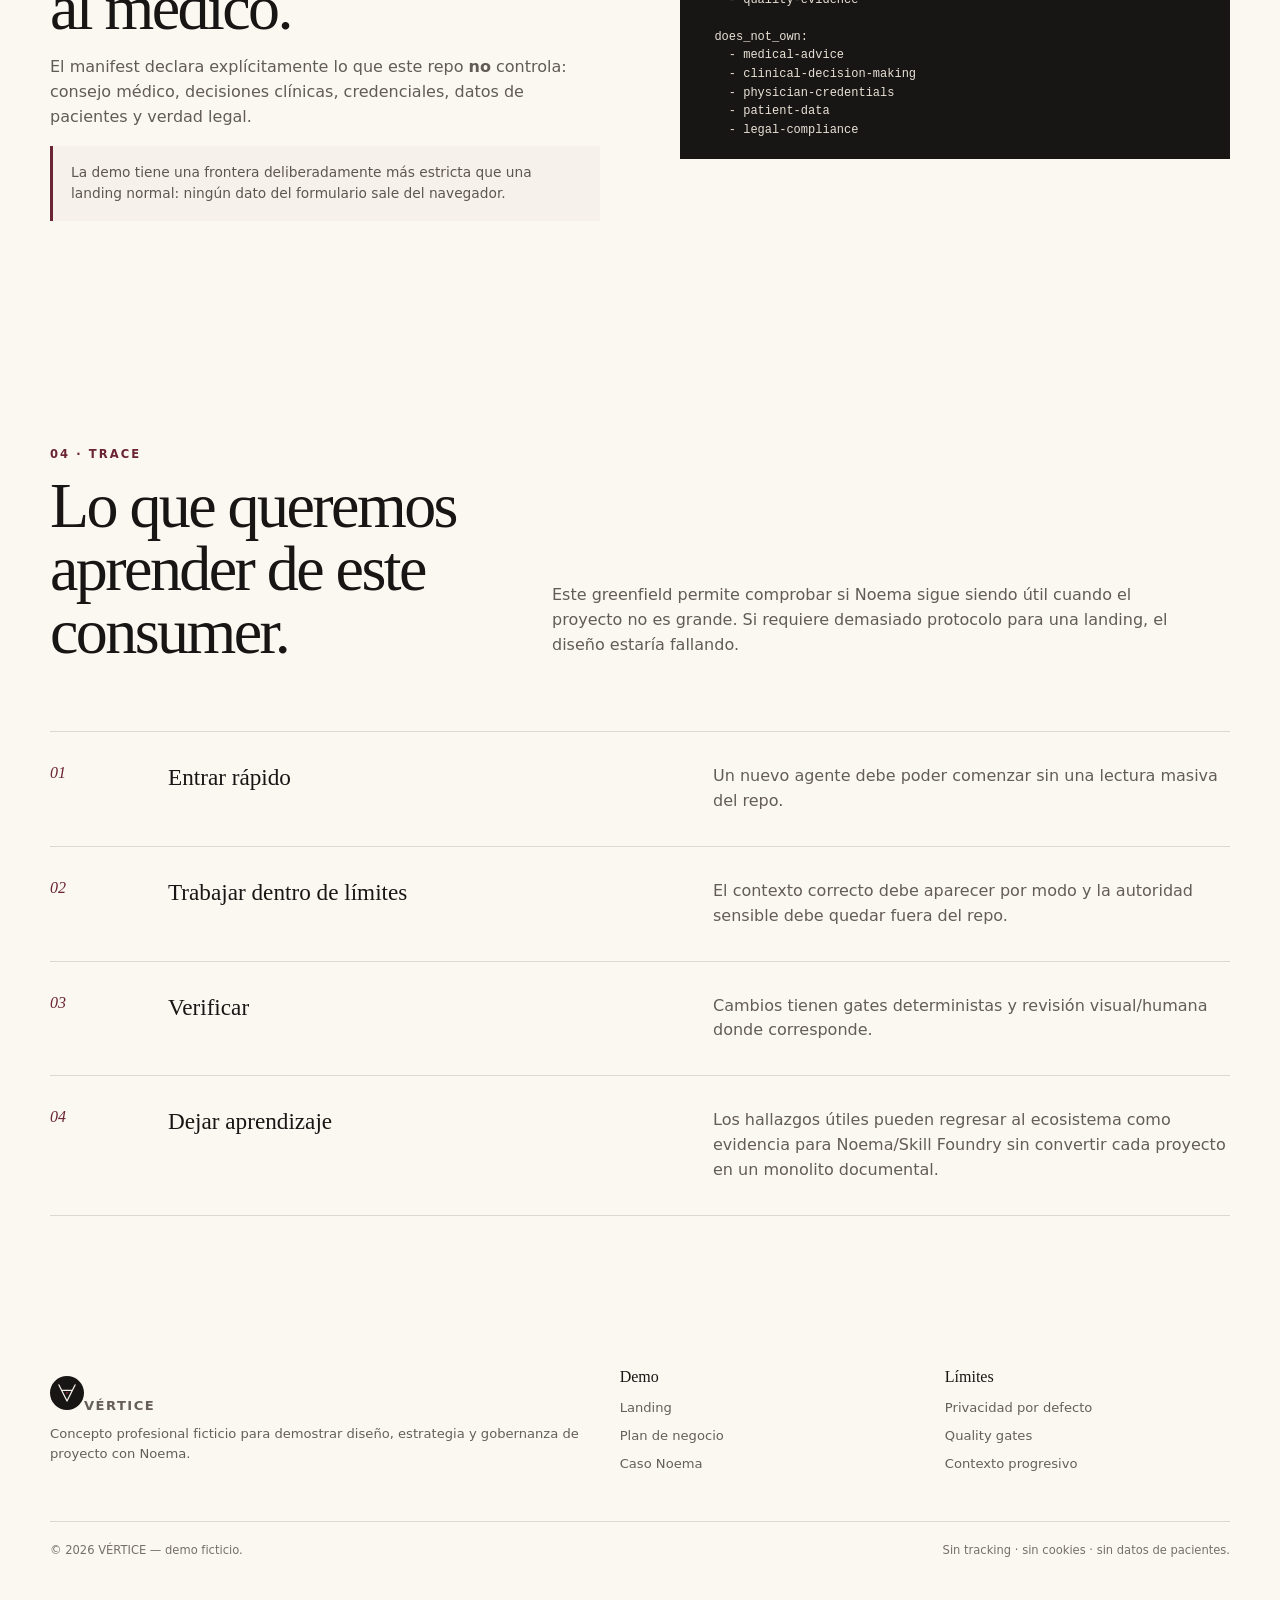
<file: site/noema.html>
<!doctype html><html lang="es"><head><meta charset="utf-8"><meta name="viewport" content="width=device-width,initial-scale=1"><meta name="description" content="Caso de estudio público: cómo Noema gobierna la demo Vértice con contexto progresivo y quality gates."><title>Caso Noema — VÉRTICE</title><link rel="icon" href="assets/favicon.svg"><link rel="stylesheet" href="styles.css"></head><body><div class="demo-ribbon">Concepto ficticio · Portfolio / Noema demo · no representa a un médico real</div><nav class="nav"><div class="wrap nav-inner"><a class="brand" href="index.html"><img src="assets/mark.svg" alt=""><span>VÉRTICE</span></a><div class="nav-links" data-links><a href="index.html#filosofia">Filosofía</a><a href="index.html#procedimientos">Procedimientos</a><a href="index.html#proceso">Proceso</a><a href="business-plan.html">Plan demo</a><a href="noema.html">Caso Noema</a><a class="btn btn-dark" href="index.html#consulta">Consulta demo</a></div><button class="menu" data-menu aria-expanded="false" aria-label="Abrir menú">☰</button></div></nav><main><header class="page-hero"><div class="wrap"><span class="eyebrow">Noema consumer case study</span><h1>Un repo pequeño que sabe qué contexto necesita.</h1><p>La prueba no es cuánta documentación podemos meter. La prueba es si distintos agentes pueden entrar, entender límites, trabajar y dejar evidencia sin releer todo el proyecto.</p><div class="mini-nav"><a href="#context">Contexto</a><a href="#quality">Quality</a><a href="#seguridad">Seguridad</a><a href="#trace">Trace</a></div></div></header>
<section class="section" id="context"><div class="wrap"><div class="section-head"><div><span class="eyebrow">01 · Progressive context</span><h2>Un entrypoint; contexto bajo demanda.</h2></div><p class="section-lede">Todo agente inicia con `AGENTS.md`, el manifest y la tarea. Después sólo carga las fuentes requeridas por el modo actual.</p></div><div class="case-grid"><article class="case-card"><span class="eyebrow">Build</span><h3>Construir / modificar</h3><p>Carga spec del sitio + brand system. No necesita el plan de negocio ni toda la evidencia de auditoría.</p></article><article class="case-card"><span class="eyebrow">Research</span><h3>Investigar</h3><p>Carga business plan + compliance. No necesita CSS, decisiones de layout o documentación de recovery.</p></article><article class="case-card"><span class="eyebrow">Audit</span><h3>Verificar</h3><p>Carga quality gate + compliance. Evalúa límites sin asumir autoridad médica.</p></article></div><div style="height:28px"></div><div class="code">context:
  entrypoint: AGENTS.md
  default_mode: build
  modes:
    build: [SITE_SPEC, BRAND_SYSTEM]
    research: [BUSINESS_PLAN, COMPLIANCE]
    audit: [QUALITY_GATE, COMPLIANCE]</div></div></section>
<section class="section" id="quality"><div class="wrap"><div class="section-head"><div><span class="eyebrow">02 · Claims</span><h2>Calidad como evidencia, no como adjetivo.</h2></div><p class="section-lede">El manifest declara qué pretende garantizar el proyecto. Cada claim debe poder apuntar a una evidencia o gate.</p></div><div class="case-grid"><article class="case-card"><h3>Context efficiency</h3><p>Entrada pequeña y modos explícitos. La regla es no leer más hasta que la tarea lo justifique.</p></article><article class="case-card"><h3>Security boundaries</h3><p>Sin backend, storage, cookies, tracking, red ni captura de datos en esta demo.</p></article><article class="case-card"><h3>Visual coherence</h3><p>Paleta, tipografía, motion y tono documentados para limitar deriva entre agentes.</p></article><article class="case-card"><h3>Research groundedness</h3><p>El plan separa patrones y supuestos de negocio; nunca presenta el escenario demo como forecast.</p></article><article class="case-card"><h3>Delivery integrity</h3><p>El artefacto público está aislado bajo `site/` y tiene workflow específico de Pages.</p></article><article class="case-card"><h3>Contract conformance</h3><p>El repo consume el workflow reusable de Noema pinneado a un commit inmutable.</p></article></div><div style="height:34px"></div><div class="gate"><i></i><div><strong>Static gate</strong><small>links, privacy boundary, prohibited claims, assets and public pages.</small></div></div><div class="gate"><i></i><div><strong>Noema conformance</strong><small>manifest, context, authority and protocol contract.</small></div></div><div class="gate"><i></i><div><strong>Pages deployment</strong><small>validated static artifact deployed from `site/` only.</small></div></div></div></section>
<section class="section" id="seguridad"><div class="wrap split"><div><span class="eyebrow">03 · Sensitive domain</span><h2>Noema gobierna el proyecto; no suplanta al médico.</h2><p class="section-lede">El manifest declara explícitamente lo que este repo <strong>no</strong> controla: consejo médico, decisiones clínicas, credenciales, datos de pacientes y verdad legal.</p><div class="notice">La demo tiene una frontera deliberadamente más estricta que una landing normal: ningún dato del formulario sale del navegador.</div></div><div class="code">authority:
  owns:
    - static-site-code
    - demo-copy
    - visual-system
    - quality-evidence

  does_not_own:
    - medical-advice
    - clinical-decision-making
    - physician-credentials
    - patient-data
    - legal-compliance</div></div></section>
<section class="section" id="trace"><div class="wrap"><div class="section-head"><div><span class="eyebrow">04 · Trace</span><h2>Lo que queremos aprender de este consumer.</h2></div><p class="section-lede">Este greenfield permite comprobar si Noema sigue siendo útil cuando el proyecto no es grande. Si requiere demasiado protocolo para una landing, el diseño estaría fallando.</p></div><div class="steps"><div class="step"><h3>Entrar rápido</h3><p>Un nuevo agente debe poder comenzar sin una lectura masiva del repo.</p></div><div class="step"><h3>Trabajar dentro de límites</h3><p>El contexto correcto debe aparecer por modo y la autoridad sensible debe quedar fuera del repo.</p></div><div class="step"><h3>Verificar</h3><p>Cambios tienen gates deterministas y revisión visual/humana donde corresponde.</p></div><div class="step"><h3>Dejar aprendizaje</h3><p>Los hallazgos útiles pueden regresar al ecosistema como evidencia para Noema/Skill Foundry sin convertir cada proyecto en un monolito documental.</p></div></div></div></section></main><footer class="footer"><div class="wrap"><div class="footer-grid"><div><a class="brand" href="index.html"><img src="assets/mark.svg" alt=""><span>VÉRTICE</span></a><p>Concepto profesional ficticio para demostrar diseño, estrategia y gobernanza de proyecto con Noema.</p></div><div><h4>Demo</h4><a href="index.html">Landing</a><a href="business-plan.html">Plan de negocio</a><a href="noema.html">Caso Noema</a></div><div><h4>Límites</h4><a href="noema.html#seguridad">Privacidad por defecto</a><a href="noema.html#quality">Quality gates</a><a href="noema.html#context">Contexto progresivo</a></div></div><div class="footer-bottom"><span>© 2026 VÉRTICE — demo ficticio.</span><span>Sin tracking · sin cookies · sin datos de pacientes.</span></div></div></footer><script src="app.js" defer></script></body></html>
</file>
<file: site/styles.css>
:root{--paper:#fbf8f2;--bone:#f4efe7;--ink:#181614;--ox:#6b2431;--rose:#9b746f;--stone:#9e958a;--line:rgba(24,22,20,.14);--soft:rgba(24,22,20,.055);--shadow:0 24px 70px rgba(39,29,24,.10);--serif:Georgia,"Times New Roman",serif;--sans:Inter,ui-sans-serif,system-ui,-apple-system,BlinkMacSystemFont,"Segoe UI",sans-serif}
*{box-sizing:border-box}html{scroll-behavior:smooth}body{margin:0;background:var(--paper);color:var(--ink);font-family:var(--sans);line-height:1.55}a{color:inherit;text-decoration:none}button,input{font:inherit}.wrap{width:min(1180px,calc(100% - 40px));margin:auto}.eyebrow{font-size:.72rem;letter-spacing:.18em;text-transform:uppercase;font-weight:700;color:var(--ox)}.demo-ribbon{font-size:.72rem;letter-spacing:.12em;text-transform:uppercase;background:var(--ink);color:var(--bone);text-align:center;padding:8px 12px}.nav{position:sticky;top:0;z-index:40;background:color-mix(in srgb,var(--paper) 91%,transparent);backdrop-filter:blur(14px);border-bottom:1px solid var(--line)}.nav-inner{height:76px;display:flex;align-items:center;justify-content:space-between;gap:24px}.brand{display:flex;align-items:center;gap:11px;font-weight:750;letter-spacing:.11em}.brand img{width:34px;height:34px}.nav-links{display:flex;align-items:center;gap:26px;font-size:.9rem}.nav-links a{opacity:.76}.nav-links a:hover,.nav-links a:focus-visible{opacity:1}.btn{border:1px solid var(--ink);display:inline-flex;align-items:center;justify-content:center;gap:8px;min-height:46px;padding:0 20px;font-size:.82rem;letter-spacing:.04em;font-weight:750;transition:.2s ease;background:transparent;color:var(--ink);cursor:pointer}.btn:hover,.btn:focus-visible{transform:translateY(-1px);box-shadow:0 10px 30px rgba(24,22,20,.1)}.btn-dark{background:var(--ink);color:var(--paper)}.btn-ox{border-color:var(--ox);background:var(--ox);color:white}.menu{display:none;background:transparent;border:0;padding:8px;font-size:1.35rem}.hero{min-height:720px;display:grid;grid-template-columns:1.03fr .97fr;align-items:stretch;border-bottom:1px solid var(--line)}.hero-copy{padding:100px max(20px,calc((100vw - 1180px)/2)) 80px;display:flex;flex-direction:column;justify-content:center}.hero h1{font-family:var(--serif);font-size:6.4rem;font-size:clamp(3.4rem,6.6vw,7.15rem);line-height:.88;font-weight:400;letter-spacing:-.055em;margin:20px 0 26px;max-width:760px}.hero h1 em{font-weight:400;color:var(--ox)}.hero p{max-width:610px;font-size:1.08rem;color:#514b46}.hero-actions{display:flex;gap:12px;flex-wrap:wrap;margin-top:34px}.hero-art{position:relative;overflow:hidden;background:var(--bone);border-left:1px solid var(--line);min-height:620px}.hero-art:before{content:"";position:absolute;inset:0;background:linear-gradient(var(--line) 1px,transparent 1px),linear-gradient(90deg,var(--line) 1px,transparent 1px);background-size:56px 56px;opacity:.32}.hero-art svg{position:absolute;inset:6% 3% 0 auto;width:94%;height:94%}.art-label{position:absolute;left:28px;bottom:24px;font:italic 1.05rem var(--serif);color:#554d48}.trust-strip{border-bottom:1px solid var(--line);padding:20px 0;background:#fff9}.trust-grid{display:grid;grid-template-columns:repeat(4,1fr);gap:20px}.trust-item{font-size:.82rem;color:#5a534f}.trust-item strong{display:block;color:var(--ink);font-size:.92rem;margin-bottom:3px}.section{padding:110px 0}.section-tight{padding:78px 0}.section-head{display:grid;grid-template-columns:.8fr 1.2fr;gap:50px;margin-bottom:58px;align-items:end}.section h2{font:400 4.2rem/.98 var(--serif);font-size:clamp(2.5rem,5vw,4.8rem);letter-spacing:-.04em;margin:10px 0}.section-lede{color:#625b56;max-width:620px}.cards{display:grid;grid-template-columns:repeat(4,1fr);border-top:1px solid var(--line);border-left:1px solid var(--line)}.card{padding:32px 26px 34px;border-right:1px solid var(--line);border-bottom:1px solid var(--line);min-height:252px;position:relative;background:rgba(255,255,255,.22)}.card .num{font:italic 1rem var(--serif);color:var(--ox)}.card h3{font:400 1.55rem var(--serif);margin:38px 0 12px}.card p{font-size:.88rem;color:#675f5a}.card:hover{background:white}.split{display:grid;grid-template-columns:1fr 1fr;gap:80px;align-items:center}.quote-panel{background:var(--ink);color:var(--bone);padding:64px;min-height:470px;display:flex;flex-direction:column;justify-content:space-between;position:relative;overflow:hidden}.quote-panel:after{content:"V";position:absolute;right:-25px;bottom:-95px;font:400 20rem var(--serif);color:#ffffff0a}.quote-panel blockquote{font:400 3rem/1.05 var(--serif);font-size:clamp(2rem,3.7vw,3.7rem);letter-spacing:-.03em;margin:0;position:relative;z-index:1}.quote-panel small{color:#c5bcb2;position:relative;z-index:1}.steps{counter-reset:step;display:grid;gap:0;border-top:1px solid var(--line)}.step{counter-increment:step;display:grid;grid-template-columns:90px 1fr 1fr;gap:28px;padding:32px 0;border-bottom:1px solid var(--line);align-items:start}.step:before{content:"0" counter(step);font:italic 1rem var(--serif);color:var(--ox)}.step h3{font:400 1.45rem var(--serif);margin:0}.step p{margin:0;color:#645c57}.cta{padding:110px 0;background:var(--bone);border-top:1px solid var(--line);border-bottom:1px solid var(--line)}.cta-box{display:grid;grid-template-columns:1fr 1fr;gap:70px}.cta h2{font:400 4.4rem/.95 var(--serif);font-size:clamp(2.8rem,5vw,5.3rem);letter-spacing:-.05em;margin:10px 0}.demo-form{display:grid;gap:13px;align-content:start}.field{display:grid;gap:7px}.field label{font-size:.72rem;text-transform:uppercase;letter-spacing:.12em;font-weight:700}.field input{width:100%;border:0;border-bottom:1px solid #6f665f;background:transparent;padding:12px 0;outline:none}.field input:focus{border-color:var(--ox)}.form-note{font-size:.76rem;color:#6d655f}.form-status{min-height:24px;color:var(--ox);font-weight:700;font-size:.82rem}.footer{padding:42px 0 54px}.footer-grid{display:grid;grid-template-columns:1.3fr .7fr .7fr;gap:40px}.footer h4{font:400 1rem var(--serif);margin:0 0 12px}.footer a,.footer p{display:block;font-size:.82rem;color:#665f59;margin:8px 0}.footer-bottom{border-top:1px solid var(--line);margin-top:38px;padding-top:20px;font-size:.72rem;color:#776f69;display:flex;justify-content:space-between;gap:20px;flex-wrap:wrap}
/* Secondary pages */.page-hero{padding:98px 0 66px;border-bottom:1px solid var(--line)}.page-hero h1{font:400 5.6rem/.92 var(--serif);font-size:clamp(3.3rem,7vw,7rem);letter-spacing:-.055em;margin:14px 0 22px;max-width:900px}.page-hero p{max-width:720px;color:#5c554f;font-size:1.02rem}.metric-grid{display:grid;grid-template-columns:repeat(4,1fr);gap:1px;background:var(--line);border:1px solid var(--line)}.metric{background:var(--paper);padding:27px}.metric span{font:400 2.25rem var(--serif);display:block}.metric small{color:#6d645e}.plan-grid{display:grid;grid-template-columns:.75fr 1.25fr;gap:64px}.sticky{position:sticky;top:110px;align-self:start}.calculator{background:var(--ink);color:var(--bone);padding:34px}.calculator h3{font:400 1.8rem var(--serif);margin-top:0}.calc-fields{display:grid;grid-template-columns:1fr 1fr;gap:14px}.calc-fields label{font-size:.68rem;letter-spacing:.08em;text-transform:uppercase}.calc-fields input{width:100%;margin-top:6px;background:#ffffff0d;border:1px solid #ffffff2c;color:white;padding:11px}.calc-output{display:grid;grid-template-columns:1fr 1fr;gap:1px;background:#ffffff24;margin-top:22px}.calc-output div{background:var(--ink);padding:17px}.calc-output strong{display:block;font:400 1.55rem var(--serif);color:white}.calc-output small{color:#bfb4aa}.assumption{margin-top:16px;font-size:.72rem;color:#afa49b}.roadmap{display:grid;gap:28px}.road{padding:0 0 28px;border-bottom:1px solid var(--line)}.road .phase{color:var(--ox);font-size:.72rem;letter-spacing:.12em;text-transform:uppercase;font-weight:700}.road h3{font:400 1.75rem var(--serif);margin:7px 0}.road ul{padding-left:18px;color:#5f5752}.case-grid{display:grid;grid-template-columns:repeat(3,1fr);gap:18px}.case-card{border:1px solid var(--line);padding:28px;min-height:250px}.case-card h3{font:400 1.4rem var(--serif);margin:10px 0}.case-card p,.case-card li{font-size:.85rem;color:#655d57}.code{font:500 .75rem/1.55 ui-monospace,SFMono-Regular,Menlo,monospace;background:#181614;color:#e9e1d6;padding:20px;overflow:auto;white-space:pre-wrap}.gate{display:flex;gap:12px;align-items:flex-start;padding:18px 0;border-bottom:1px solid var(--line)}.gate i{width:10px;height:10px;border-radius:50%;background:#315d3c;margin-top:7px;flex:none}.gate strong{display:block}.gate small{color:#645d57}.notice{border-left:3px solid var(--ox);padding:16px 18px;background:#6b243108;font-size:.86rem;color:#5e5651}.two-col{columns:2;column-gap:42px}.two-col li{break-inside:avoid;margin-bottom:9px}.mini-nav{display:flex;gap:12px;flex-wrap:wrap;margin-top:26px}.mini-nav a{border-bottom:1px solid var(--ink);font-size:.82rem}.reveal{opacity:0;transform:translateY(14px);transition:.55s ease}.reveal.on{opacity:1;transform:none}
@media(max-width:900px){.nav-links{display:none;position:absolute;left:20px;right:20px;top:70px;background:var(--paper);border:1px solid var(--line);padding:18px;box-shadow:var(--shadow);flex-direction:column;align-items:flex-start}.nav-links.open{display:flex}.menu{display:block}.hero{grid-template-columns:1fr}.hero-copy{padding:78px 20px 60px}.hero-art{border-left:0;border-top:1px solid var(--line);min-height:520px}.section-head,.split,.cta-box,.plan-grid{grid-template-columns:1fr}.cards{grid-template-columns:1fr 1fr}.trust-grid,.metric-grid{grid-template-columns:1fr 1fr}.step{grid-template-columns:52px 1fr}.step p{grid-column:2}.sticky{position:static}.case-grid{grid-template-columns:1fr}.footer-grid{grid-template-columns:1fr 1fr}.footer-grid>div:first-child{grid-column:1/-1}}
@media(max-width:560px){.wrap{width:min(100% - 28px,1180px)}.hero h1{font-size:3.65rem}.hero-art{min-height:390px}.hero-art svg{width:110%;right:-18%}.cards,.trust-grid,.metric-grid,.calc-fields,.calc-output,.footer-grid{grid-template-columns:1fr}.section{padding:80px 0}.section-head{margin-bottom:36px}.quote-panel{padding:38px;min-height:390px}.step{grid-template-columns:40px 1fr;gap:12px}.cta{padding:78px 0}.two-col{columns:1}}
@media(prefers-reduced-motion:reduce){html{scroll-behavior:auto}.reveal{opacity:1;transform:none;transition:none}.btn{transition:none}}
</file>
